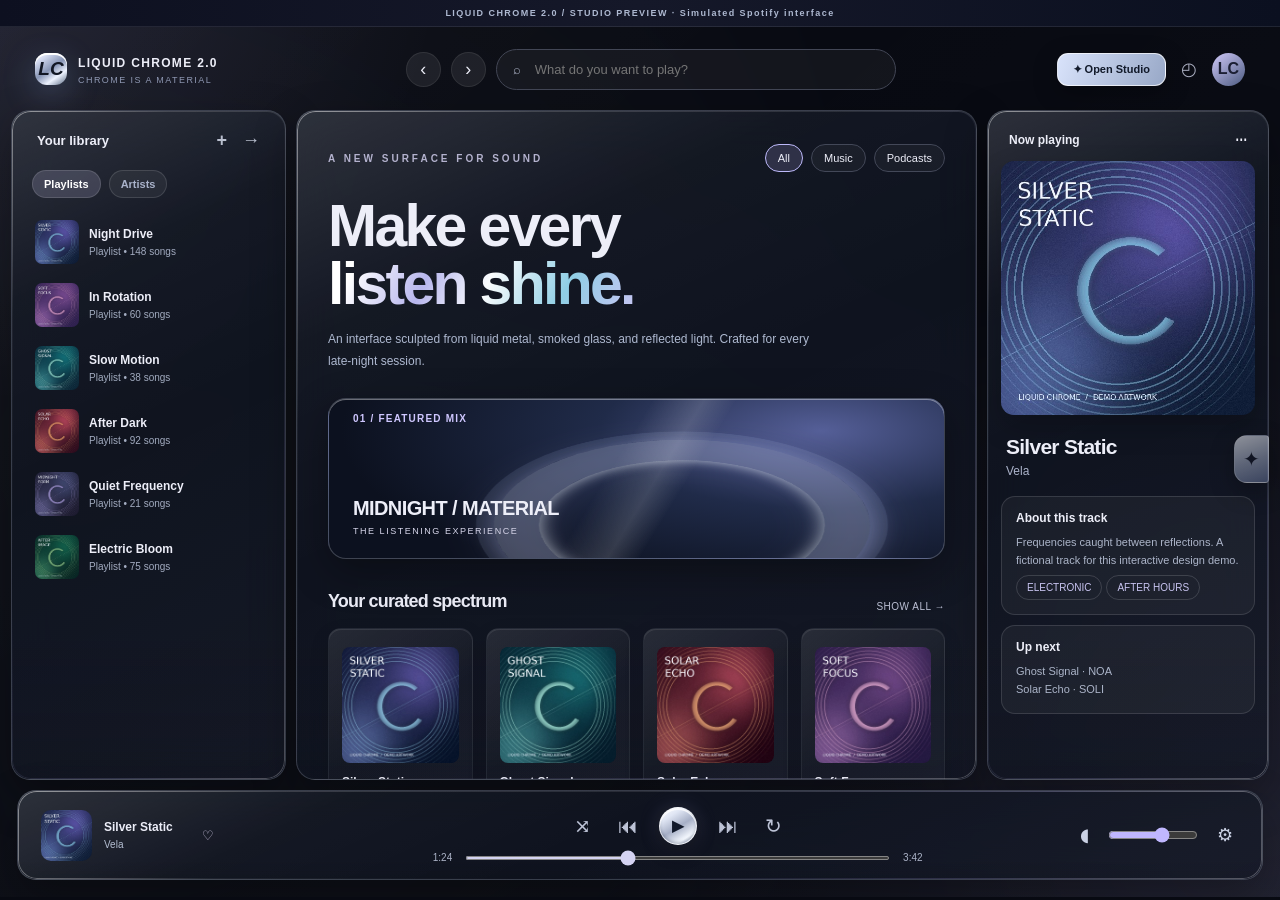
<file: preview/index.html>
<!doctype html>
<html lang="en"><head><meta charset="utf-8"><meta name="viewport" content="width=device-width,initial-scale=1" />
<title>LIQUID CHROME / Interactive preview</title>
<link rel="stylesheet" href="../LiquidChrome/user.css"/>
<style>
:root {--spice-main:#080a12;--spice-button:#bcb5ff;--spice-text:#edeef8;--spice-subtext:#a2a5b8;--spice-card:#1a1e2c;--spice-sidebar:#0e111b;}
*{box-sizing:border-box}html,body{margin:0;min-height:100%;font-family:'Segoe UI Variable Display',Inter,'Segoe UI',Arial,sans-serif;background:#080a12;color:#f5f5ff}
button{font-family:inherit;cursor:pointer;color:inherit;border:0;background:none}button:focus-visible,input:focus-visible{outline:2px solid #bcb5ff;outline-offset:3px}a{color:inherit;text-decoration:none}
.preview-notice{background:#111423;text-align:center;color:#cad0e8;padding:6px;font-size:11px;letter-spacing:.04em;border-bottom:1px solid #35374a}
.Root__top-container{display:grid;grid-template-columns:275px minmax(0,1fr) 282px;grid-template-rows:60px minmax(0,1fr) 91px;column-gap:9px;row-gap:9px;padding:9px;min-height:calc(100vh - 30px);height:calc(100vh - 30px);overflow:hidden}
.Root__globalNav{grid-column:1/4;grid-row:1;display:flex;align-items:center;justify-content:space-between;padding:0 20px;gap:20px;min-height:0}
.mark{display:flex;align-items:center;gap:11px;white-space:nowrap;min-width:210px}.mark-icon{height:32px;width:32px;border-radius:11px;display:grid;place-items:center;background:linear-gradient(135deg,#fff,#c3c8e9 28%,#6f749c 62%,#fff);box-shadow:inset 0 2px rgba(255,255,255,.8),0 0 22px rgba(180,172,255,.24);color:#121627;font-weight:900;font-size:19px;font-style:italic}.mark b{font-size:12px;letter-spacing:.13em}.mark small{display:block;color:#9099b4;letter-spacing:.19em;font-size:9px;margin-top:4px}
.nav-middle{display:flex;gap:10px;align-items:center;flex:1;max-width:490px}.nav-circle{width:35px;height:35px;flex-shrink:0;border-radius:50%;background:rgba(255,255,255,.075);border:1px solid rgba(255,255,255,.08);font-size:18px}.search-shell{width:100%;display:flex;align-items:center;background:rgba(182,191,216,.08);border:1px solid #424655;border-radius:999px;padding:9px 15px;font-size:13px;color:#aeb5c9;gap:12px}.search-shell input{border:0;outline:none;color:#dfe3f5;background:transparent;width:100%;font-family:inherit;font-size:13px}.nav-actions{display:flex;align-items:center;gap:15px}.nav-actions .avatar{background:linear-gradient(140deg,#d0c9f9,#4d5c81);width:33px;height:33px;border-radius:50%;color:#1b1f33;font-weight:850;display:grid;place-items:center}
.Root__nav-bar{grid-column:1;grid-row:2;min-height:0;display:flex;flex-direction:column;padding:19px 12px 14px}.panel-heading{display:flex;justify-content:space-between;padding:0 13px 19px;align-items:center;font-size:13px;font-weight:800}.panel-heading .dots{font-size:18px;color:#bac0cf}.side-filter{padding:0 8px 14px;display:flex;gap:8px}.side-filter button{font-size:11px;font-weight:650;color:#a9b2ca;border:1px solid rgba(255,255,255,.13);border-radius:99px;padding:7px 11px;background:rgba(255,255,255,.055)}.side-filter button.active{background:rgba(192,191,228,.2);color:#fff}.library{overflow:auto;display:flex;flex-direction:column;gap:3px;padding:0 3px;min-height:0}.library-row{display:flex;align-items:center;gap:10px;padding:8px;border-radius:12px;text-align:left;width:100%}.library-row img{width:44px;height:44px;object-fit:cover;border-radius:7px}.library-row strong{font-size:12px;display:block;white-space:nowrap;overflow:hidden;text-overflow:ellipsis}.library-row small{font-size:10px;color:#a3acc0;display:block;margin-top:5px}.library-row span{overflow:hidden}
.Root__main-view{grid-column:2;grid-row:2;min-height:0;overflow:auto;padding:24px 28px 35px}.eyebrow{font-size:10px;letter-spacing:.3em;font-weight:800;color:#b4b2ce}.hero-top{display:flex;justify-content:space-between;align-items:center}.hero-pills{display:flex;gap:8px}.hero-pills button{font-size:11px;border:1px solid #434858;border-radius:100px;padding:7px 12px;background:rgba(255,255,255,.04)}.hero-pills button.active{border-color:#bdb9f9;background:rgba(188,181,255,.17)}.hero-title{font-size:clamp(38px,4vw,66px);margin:22px 0 6px;letter-spacing:-.075em;line-height:.95;font-weight:810}.hero-sub{color:#b6b6c9;font-size:13px;line-height:1.7;max-width:480px;margin:13px 0 25px}.hero-feature{position:relative;height:150px;border-radius:18px;display:flex;align-items:end;overflow:hidden;background:radial-gradient(ellipse at 86% 40%,#867abf 0,#2a2d53 24%,#121b31 58%,#101425);border:1px solid rgba(222,230,255,.17);box-shadow:inset 0 1px rgba(255,255,255,.2),0 14px 36px rgba(0,0,0,.2)}.hero-feature:before{content:'';position:absolute;right:10%;top:-67px;width:270px;height:270px;border-radius:50%;border:32px solid rgba(221,230,255,.11);box-shadow:0 0 0 22px rgba(195,183,254,.08),inset 0 0 34px rgba(255,255,255,.17);transform:rotateX(64deg) rotate(25deg);filter:drop-shadow(2px 3px 20px #c5b6ff55)}.hero-feature:after{content:'';position:absolute;right:0;top:0;width:55%;height:100%;background:linear-gradient(110deg,transparent,rgba(251,254,255,.12) 30%,transparent 48%);transform:skew(-23deg)}.hero-feature>div{position:relative;z-index:1;padding:20px 24px}.hero-feature b{display:block;font-size:19px;letter-spacing:-.03em}.hero-feature small{font-size:10px;color:#d6d5e9;letter-spacing:.13em}.mini-tag{position:absolute;top:14px;left:24px;font-size:10px;font-weight:800;color:#cfc7ff;letter-spacing:.12em}
.section-title{display:flex;justify-content:space-between;align-items:end;margin:28px 0 16px}.section-title strong{font-size:18px;letter-spacing:-.045em}.section-title span{font-size:10px;color:#bec3d7;letter-spacing:.05em}
.card-grid{display:grid;grid-template-columns:repeat(4,minmax(0,1fr));gap:13px}.main-card-card{display:block;text-align:left;padding:11px;min-width:0;cursor:pointer}.main-card-card img{display:block;width:100%;aspect-ratio:1;object-fit:cover;min-width:0}.main-card-card strong{display:block;font-size:12px;margin-top:12px;white-space:nowrap;overflow:hidden;text-overflow:ellipsis}.main-card-card span{display:block;font-size:10px;color:#a0a9c2;margin-top:5px;white-space:nowrap;overflow:hidden;text-overflow:ellipsis}.track-heading{display:flex;justify-content:space-between;align-items:center;font-size:18px;margin-top:27px;margin-bottom:14px;font-weight:760;letter-spacing:-.04em}.track-heading small{color:#aaadca;font-size:10px;font-weight:500;letter-spacing:0}.track-list{width:100%;display:flex;flex-direction:column;gap:2px}.song-row{display:grid;grid-template-columns:22px minmax(0,1.5fr) minmax(80px,1fr) 44px;align-items:center;gap:14px;padding:8px 11px;text-align:left;width:100%;font-size:11px}.song-row img{width:38px;height:38px;border-radius:5px;object-fit:cover}.song-row .song-meta{display:flex;align-items:center;gap:10px;min-width:0}.song-row .song-meta>span{overflow:hidden}.song-row strong{display:block;white-space:nowrap;overflow:hidden;text-overflow:ellipsis;font-size:12px}.song-row small{display:block;color:#a3aac0;font-size:10px;margin-top:4px}.song-row .album{color:#a8adc0;white-space:nowrap;overflow:hidden;text-overflow:ellipsis}.song-row .duration{color:#a3adc6;text-align:right}.song-row.playing strong{color:#c6baff}
.Root__right-sidebar{grid-column:3;grid-row:2;min-height:0;overflow-y:auto;padding:17px 13px}.right-head{display:flex;justify-content:space-between;align-items:center;font-size:12px;font-weight:750;padding:5px 8px 14px}.right-art{width:100%;border-radius:13px;aspect-ratio:1/1;object-fit:cover}.now-title{font-size:20px;margin:16px 5px 5px;font-weight:760;letter-spacing:-.035em}.now-artist{color:#acb4cb;font-size:12px;margin:0 5px 18px}.right-card{border:1px solid rgba(255,255,255,.12);border-radius:14px;background:rgba(255,255,255,.05);padding:14px;margin-bottom:10px}.right-card .heading{font-size:12px;font-weight:780;margin-bottom:8px}.right-card p{font-size:11px;line-height:1.65;color:#acb5c9;margin:0}.right-card .tag{display:inline-block;font-size:10px;border:1px solid rgba(255,255,255,.15);padding:6px 10px;border-radius:99px;margin:6px 4px 0 0;color:#c9c5f1}
.Root__now-playing-bar{grid-column:1/4;grid-row:3;display:grid;grid-template-columns:minmax(160px,1fr) minmax(250px,1.4fr) minmax(150px,1fr);gap:15px;align-items:center;padding:13px 23px;min-width:0}.play-info{display:flex;align-items:center;gap:12px;min-width:0}.play-info img{width:51px;height:51px;object-fit:cover;border-radius:10px}.play-info strong{display:block;font-size:12px;white-space:nowrap;text-overflow:ellipsis;overflow:hidden}.play-info small{color:#b6c0d4;font-size:10px;margin-top:5px;display:block}.play-center{min-width:0}.controls{display:flex;justify-content:center;align-items:center;gap:15px}.controls button{font-size:20px;color:#bdc3d6}.controls button:hover{color:#fff}.controls .play{width:38px;height:38px;border-radius:50%;background:linear-gradient(135deg,#f8faff,#aeb7d0,#fff);display:grid;place-items:center;color:#202638;font-size:15px;font-weight:850}.progress{margin-top:7px;display:flex;align-items:center;gap:11px;font-size:10px;color:#acb3c7}.progress input{flex:1;accent-color:#d4d3f2;cursor:pointer;min-width:0;height:4px}.volume{display:flex;align-items:center;justify-content:flex-end;gap:11px;color:#cad1e4}.volume input{width:90px;accent-color:#c0b7ff}.volume button{font-size:18px}.demo-float{position:fixed;bottom:111px;left:50%;transform:translateX(-50%);z-index:8;background:rgba(18,21,35,.86);border:1px solid rgba(255,255,255,.15);backdrop-filter:blur(20px);color:#e9e6ff;box-shadow:0 12px 40px #0008;border-radius:99px;padding:11px 17px;font-size:11px;white-space:nowrap}.demo-float button{color:#f9f7ff;border-bottom:1px solid #bcb5ff;margin-left:5px}
@media(max-width:1180px){.Root__top-container{grid-template-columns:220px minmax(0,1fr) 235px}.card-grid{grid-template-columns:repeat(3,1fr)}.card-grid .main-card-card:last-child{display:none}.Root__main-view{padding:20px}}
@media(max-width:880px){.Root__top-container{grid-template-columns:185px minmax(0,1fr)}.Root__right-sidebar{display:none}.Root__globalNav,.Root__now-playing-bar{grid-column:1/3}.mark{min-width:165px}.card-grid{grid-template-columns:repeat(3,1fr)}}
@media(max-width:620px){.Root__top-container{grid-template-columns:1fr;grid-template-rows:52px minmax(0,1fr) 90px}.Root__globalNav,.Root__now-playing-bar,.Root__main-view{grid-column:1}.Root__main-view{grid-row:2}.Root__nav-bar,.nav-actions{display:none}.Root__globalNav{padding:0 8px}.mark{min-width:110px}.mark b{font-size:10px}.nav-middle{min-width:0}.nav-circle{display:none}.Root__now-playing-bar{grid-row:3;grid-template-columns:1fr 1fr;padding:8px 11px}.play-info img{width:40px;height:40px}.play-center{min-width:0}.volume{display:none}.card-grid{grid-template-columns:repeat(2,1fr)}.card-grid .main-card-card:last-child{display:block}.hero-title{font-size:41px}.hero-feature{height:110px}.song-row{grid-template-columns:14px minmax(0,1fr) 36px}.song-row .album{display:none}.demo-float{bottom:100px;font-size:10px}}

/* Editorial material study: demo-only geometry */
.preview-notice{background:linear-gradient(90deg,#0d1020,#151829,#0b1020);border-color:#ffffff16;color:#aeb9d1;letter-spacing:.16em;padding:8px;font-size:9px;font-weight:700;}
.Root__top-container{padding:11px;gap:10px;grid-template-rows:62px minmax(0,1fr) 96px;}
.Root__globalNav{padding:0 24px;}
.mark-icon{border-radius:12px;background:linear-gradient(145deg,#ffffff,#d2d9ef 20%,#8795b5 49%,#eef3ff 72%,#55657e);box-shadow:inset 0 2px #fff,0 10px 33px #9dbeff40;color:#121724;}
.mark b{font-size:12px;letter-spacing:.11em}.mark small{font-size:9px;letter-spacing:.16em}
.search-shell{padding:11px 16px;background:#ffffff0b;}
.Root__main-view{padding:33px 31px 38px;}
.hero-title{font-size:clamp(42px,4.6vw,74px);margin:25px 0 12px;line-height:.99;letter-spacing:-.077em;font-weight:800;}
.lc-hero-shine{background:linear-gradient(115deg,#ffffff 10%,#b7b6ed 33%,#fafcfd 52%,#8fcee5 76%,#c7c4f2 100%);-webkit-background-clip:text;background-clip:text;color:transparent;}
.hero-sub{max-width:500px;margin-top:14px;margin-bottom:25px;color:#aeb9d0;font-size:12px;line-height:1.9;}
.hero-feature{height:161px;isolation:isolate;background:radial-gradient(ellipse 78% 106% at 80% 20%,#555f98 0%,#202b49 46%,#0c111f 100%);box-shadow:inset 0 1px #ffffff62,0 13px 40px #0005;border-color:#f0f6ff38;}
.hero-feature:before{right:12%;top:-62px;width:286px;height:286px;border-radius:50%;border:45px solid #bdc6e445;box-shadow:0 0 0 18px #c1d5ff19,inset 0 0 21px #eef7ffa8,0 9px 28px #a7afe366;transform:rotateX(63deg) rotate(-28deg);}
.hero-feature:after{width:100%;background:linear-gradient(105deg,transparent 45%,#ffffff25 53%,transparent 58%);transform:skewX(-19deg);}
.hero-feature b{font-size:20px;letter-spacing:-.03em}.hero-feature small{font-size:9px;letter-spacing:.17em}
.section-title{margin-top:32px}.section-title strong{font-size:18px}
.main-card-card{min-height:196px}.main-card-card img{filter:saturate(.8) contrast(1.1);}
.main-card-card strong{font-size:12px}
.now-title{font-size:21px}.right-card{background:#ffffff0b;border-color:#ffffff20}
.Root__now-playing-bar{grid-template-columns:minmax(180px,1fr) minmax(260px,1.3fr) minmax(150px,.8fr);}
#open-settings{background:linear-gradient(110deg,#d9e3fb,#98a8c7)!important;border:1px solid #ffffffb1!important;color:#121a2a!important;border-radius:11px!important;font-weight:780!important;box-shadow:0 7px 25px #0004}
@media(max-width:1150px){.hero-title{font-size:clamp(42px,5.1vw,62px);}.Root__main-view{padding:24px}.main-card-card{min-height:0}}
@media(max-width:620px){.Root__top-container{grid-template-rows:52px minmax(0,1fr) 90px}.Root__main-view{padding:17px}.hero-title{font-size:40px}}
</style>
</head><body>
<div class="preview-notice">LIQUID CHROME 2.0  /  STUDIO PREVIEW  ·  Simulated Spotify interface</div>
<div class="Root__top-container">
<header class="Root__globalNav"><div class="mark"><div class="mark-icon">LC</div><div><b>LIQUID CHROME 2.0</b><small>CHROME IS A MATERIAL</small></div></div>
<div class="nav-middle"><button class="nav-circle" aria-label="Back">‹</button><button class="nav-circle" aria-label="Forward">›</button><div class="search-shell"><span>⌕</span><input placeholder="What do you want to play?" aria-label="Search"/></div></div>
<div class="nav-actions"><button id="open-settings" style="border:1px solid #696e84;border-radius:999px;padding:9px 15px;font-size:11px;background:#1c2133">✦ Open Studio</button><span style="color:#aaaec0;font-size:18px">◴</span><div class="avatar">LC</div></div></header>
<aside class="Root__nav-bar"><div class="panel-heading">Your library <span class="dots">+ &nbsp; →</span></div><div class="side-filter"><button class="active">Playlists</button><button>Artists</button></div>
<div class="library" id="library">
<button class="library-row"><img src="../assets/chrome-souls.jpg"/><span><strong>Night Drive</strong><small>Playlist • 148 songs</small></span></button>
<button class="library-row"><img src="../assets/opal.jpg"/><span><strong>In Rotation</strong><small>Playlist • 60 songs</small></span></button>
<button class="library-row"><img src="../assets/aurora.jpg"/><span><strong>Slow Motion</strong><small>Playlist • 38 songs</small></span></button>
<button class="library-row"><img src="../assets/molten.jpg"/><span><strong>After Dark</strong><small>Playlist • 92 songs</small></span></button>
<button class="library-row"><img src="../assets/noir.jpg"/><span><strong>Quiet Frequency</strong><small>Playlist • 21 songs</small></span></button>
<button class="library-row"><img src="../assets/green.jpg"/><span><strong>Electric Bloom</strong><small>Playlist • 75 songs</small></span></button>
</div></aside>
<main class="Root__main-view" id="content">
  <div class="hero-top"><span class="eyebrow">A NEW SURFACE FOR SOUND</span><div class="hero-pills"><button class="active">All</button><button>Music</button><button>Podcasts</button></div></div>
  <h1 class="hero-title">Make every<br/><span class="lc-hero-shine">listen shine.</span></h1>
  <p class="hero-sub">An interface sculpted from liquid metal, smoked glass, and reflected light. Crafted for every late-night session.</p>
  <div class="hero-feature"><span class="mini-tag">01 / FEATURED MIX</span><div><b>MIDNIGHT / MATERIAL</b><small>THE LISTENING EXPERIENCE</small></div></div>
  <div class="section-title"><strong>Your curated spectrum</strong><span>SHOW ALL →</span></div>
  <div class="card-grid">
    <button class="main-card-card" data-song="0"><img src="../assets/chrome-souls.jpg"/><strong>Silver Static</strong><span>Vela · Electronic</span></button>
    <button class="main-card-card" data-song="1"><img src="../assets/aurora.jpg"/><strong>Ghost Signal</strong><span>NOA · Ambient</span></button>
    <button class="main-card-card" data-song="2"><img src="../assets/molten.jpg"/><strong>Solar Echo</strong><span>SOLI · Alternative</span></button>
    <button class="main-card-card" data-song="3"><img src="../assets/opal.jpg"/><strong>Soft Focus</strong><span>LYRA · Dream Pop</span></button>
  </div>
  <div class="track-heading">Currently in rotation <small>RECENTLY PLAYED</small></div>
  <div class="track-list">
    <button class="song-row playing" data-testid="tracklist-row" data-song="0"><span>♫</span><span class="song-meta"><img src="../assets/chrome-souls.jpg"/><span><strong>Silver Static</strong><small>Vela</small></span></span><span class="album">Chrome Frequency</span><span class="duration">3:42</span></button>
    <button class="song-row" data-testid="tracklist-row" data-song="1"><span>2</span><span class="song-meta"><img src="../assets/aurora.jpg"/><span><strong>Ghost Signal</strong><small>NOA</small></span></span><span class="album">Atmosphere</span><span class="duration">4:18</span></button>
    <button class="song-row" data-testid="tracklist-row" data-song="2"><span>3</span><span class="song-meta"><img src="../assets/molten.jpg"/><span><strong>Solar Echo</strong><small>SOLI</small></span></span><span class="album">Radiance</span><span class="duration">3:12</span></button>
  </div>
</main>
<aside class="Root__right-sidebar"><div class="right-head"><span>Now playing</span><span>⋯</span></div><img class="right-art" id="right-art" src="../assets/chrome-souls.jpg"/><div class="now-title" id="right-title">Silver Static</div><div class="now-artist" id="right-artist">Vela</div>
<div class="right-card"><div class="heading">About this track</div><p>Frequencies caught between reflections. A fictional track for this interactive design demo.</p><div class="tag">ELECTRONIC</div><div class="tag">AFTER HOURS</div></div><div class="right-card"><div class="heading">Up next</div><p>Ghost Signal · NOA<br/>Solar Echo · SOLI</p></div></aside>
<footer class="Root__now-playing-bar">
<div class="play-info"><img id="footer-art" src="../assets/chrome-souls.jpg"/><div><strong id="footer-title">Silver Static</strong><small id="footer-artist">Vela</small></div><button id="heart" aria-label="Save song" style="margin-left:11px;color:#d1c9e7">♡</button></div>
<div class="play-center"><div class="controls"><button aria-label="Shuffle">⤨</button><button id="previous" aria-label="Previous">⏮</button><button data-testid="control-button-playpause" class="play" id="play" aria-label="Play or pause">▶</button><button id="next" aria-label="Next">⏭</button><button aria-label="Repeat">↻</button></div><div class="progress"><span id="elapsed">1:24</span><input id="seek" aria-label="Seek" type="range" min="0" max="222" value="84"/><span id="duration">3:42</span></div></div>
<div class="volume"><button aria-label="Volume">◖</button><input id="vol" aria-label="Volume" type="range" min="0" max="100" value="62"/><button id="settings-2" title="Customize Liquid Chrome">⚙</button></div>
</footer></div>
<script>
const songs=[['Silver Static','Vela','chrome-souls.jpg',222,'#bcb5ff'],['Ghost Signal','NOA','aurora.jpg',258,'#81ead9'],['Solar Echo','SOLI','molten.jpg',192,'#ffad89'],['Soft Focus','LYRA','opal.jpg',216,'#f0a3d7']];
let idx=0,playing=false,progress=84;
const $=id=>document.getElementById(id);
const toTime=x=>Math.floor(x/60)+':'+String(Math.floor(x%60)).padStart(2,'0');
function update(){const [title,artist,img,duration,color]=songs[idx]; if(window.Spicetify?.Player){window.Spicetify.Player.data.item.uri='spotify:track:demo'+idx;window.__mockSongChange?.();}for(const prefix of ['footer','right']){$(prefix+'-title').textContent=title;$(prefix+'-artist').textContent=artist;$(prefix+'-art').src='../assets/'+img;}$('seek').max=duration;$('duration').textContent=toTime(duration);$('elapsed').textContent=toTime(progress);$('seek').value=progress;$('play').textContent=playing?'Ⅱ':'▶';document.querySelectorAll('.song-row').forEach(el=>el.classList.toggle('playing',Number(el.dataset.song)===idx));}
$('play').onclick=()=>{playing=!playing;update()};$('previous').onclick=()=>{idx=(idx+3)%4;progress=0;update()};$('next').onclick=()=>{idx=(idx+1)%4;progress=0;update()};$('seek').oninput=e=>{progress=+e.target.value;update()};$('heart').onclick=e=>{e.target.textContent=e.target.textContent==='♡'?'♥':'♡'};
document.querySelectorAll('[data-song]').forEach(el=>el.onclick=()=>{idx=+el.dataset.song;progress=0;playing=true;update()});
setInterval(()=>{if(playing){progress=Math.min(songs[idx][3],progress+1);if(progress===songs[idx][3]){idx=(idx+1)%4;progress=0;}update();}},1000);
window.Spicetify={Player:{data:{item:{uri:'spotify:track:demo1'}},addEventListener:(type,callback)=>{window.__mockSongChange=callback;}},Menu:{Item:class{constructor(n,s,f){this.f=f;}register(){window.__mockMenu=this.f;}}},colorExtractor:async()=>({VIBRANT:songs[idx][4],PROMINENT:songs[idx][4]})};
</script>
<script src="../LiquidChrome/theme.js"></script>
<script>document.getElementById('open-settings').onclick=()=>window.LiquidChrome.openSettings();document.getElementById('settings-2').onclick=()=>window.LiquidChrome.openSettings();</script>
</body></html>
</file>
<file: LiquidChrome/user.css>
/* LIQUID CHROME 2.0 | Spicetify Theme | MIT
   All appearance controls use --lc-* variables. No remote resources.
   Variables are written on documentElement by theme.js or LiquidChrome-Controls.js.
   Layout-preserving selectors: no modification of Spotify playback logic. */
:root {
  color-scheme:dark;
  --lc-theme-ready:1;
  --lc-accent:var(--spice-button,#bcb5ff); --lc-accent-rgb:188,181,255; --lc-accent-ink:#090d16;
  --lc-glass:.82; --lc-blur:23px; --lc-radius:19px; --lc-glow:.48; --lc-shine:.67;
  --lc-spacing:1; --lc-sat:1.16;
  --lc-fg:var(--spice-text,#f2f4ff);
  --lc-muted:var(--spice-subtext,#a8b1c9);
  --lc-base:var(--spice-main,#090c14);
  --lc-surface:rgba(17,21,33,var(--lc-glass));
  --lc-hairline:rgba(222,232,255,calc(.08 + var(--lc-shine) * .17));
  --lc-ease:cubic-bezier(.2,.78,.2,1);
  --lc-shadow:0 17px 45px rgba(0,0,0,.32),inset 0 1px rgba(255,255,255,calc(var(--lc-shine)*.16));
  --lc-radius-inner:max(7px,calc(var(--lc-radius) - 6px));
  --lc-font:Inter,'Segoe UI Variable','SF Pro Display','Segoe UI',Arial,sans-serif;
}
/* Finishes are designed as materials, not merely label changes. */
:root[data-lc-finish="mirror"] {--lc-shine:.98;--lc-sat:1.3;--lc-shadow:0 24px 65px rgba(0,0,0,.5),inset 0 2px rgba(255,255,255,.27),inset 0 -2px rgba(20,28,49,.6);}
:root[data-lc-finish="satin"] {--lc-shine:.17;--lc-sat:.94;--lc-shadow:0 10px 25px rgba(0,0,0,.21),inset 0 1px rgba(255,255,255,.055);}
:root[data-lc-finish="obsidian"] {--lc-shine:.48;--lc-sat:.85;--lc-shadow:0 19px 53px rgba(0,0,0,.54),inset 0 1px rgba(255,255,255,.12);}
:root[data-lc-motion="off"] *, :root[data-lc-motion="off"] *::before,:root[data-lc-motion="off"] *::after {animation-duration:.001ms !important;transition-duration:.001ms !important;}
body,#main,.Root,.Root__top-container {color:var(--lc-fg);background-color:var(--lc-base) !important;}
.Root__top-container {isolation:isolate;position:relative;
  background-image:radial-gradient(ellipse 58% 75% at -7% -10%,rgba(var(--lc-accent-rgb),calc(var(--lc-glow)*.29)),transparent 72%),
    radial-gradient(ellipse 62% 68% at 96% 105%,rgba(var(--lc-accent-rgb),calc(var(--lc-glow)*.21)),transparent 80%),
    linear-gradient(138deg,rgba(255,255,255,.021),transparent 35%,rgba(255,255,255,.024)) !important;
}
.Root__top-container::before {content:"";position:absolute;inset:-14% -8%;z-index:0;pointer-events:none;
  background:conic-gradient(from 44deg at 68% 48%,transparent 0deg,rgba(var(--lc-accent-rgb),calc(var(--lc-glow)*.13)) 66deg,transparent 140deg,rgba(238,247,255,.042) 225deg,transparent 315deg);
  filter:blur(70px);opacity:.85;animation:lc-aurora 27s ease-in-out infinite alternate;}
@keyframes lc-aurora {0%{transform:translate3d(-2%,0,0) rotate(-3deg)}100%{transform:translate3d(2%,2%,0) rotate(5deg)}}
.Root__globalNav,.Root__nav-bar,.Root__main-view,.Root__right-sidebar,.Root__now-playing-bar {position:relative;z-index:1;min-width:0;}
.Root__globalNav {background:transparent!important;box-shadow:none!important;}
/* Opaque app wrappers would otherwise hide the composited glass. */
.Root__main-view .main-view-container,.Root__main-view .main-view-container__scroll-node,
.Root__main-view .main-home-homeHeader,.Root__main-view .main-actionBarBackground-background,
.Root__main-view .main-entityHeader-backgroundColor,.Root__main-view [data-testid="overscroll-background"],
.Root__nav-bar .main-yourLibraryX-libraryContainer,
.Root__right-sidebar .main-nowPlayingView-nowPlayingView,
.Root__right-sidebar .main-nowPlayingView-nowPlayingWidget,
.Root__now-playing-bar .main-nowPlayingBar-nowPlayingBar {background:transparent!important;}
/* Material panels: fogged glass, metallic upper edge, soft basal shadow. */
.Root__nav-bar,.Root__main-view,.Root__right-sidebar,.Root__now-playing-bar {position:relative;
  border-radius:var(--lc-radius)!important;border:1px solid var(--lc-hairline)!important;
  background:linear-gradient(155deg,rgba(255,255,255,calc(var(--lc-shine)*.19)),rgba(255,255,255,.018) 24%,transparent 48%,rgba(var(--lc-accent-rgb),calc(var(--lc-glow)*.065)) 100%),
    linear-gradient(0deg,rgba(6,9,16,.16),transparent 22%),var(--lc-surface)!important;
  backdrop-filter:blur(var(--lc-blur)) saturate(var(--lc-sat))!important;
  -webkit-backdrop-filter:blur(var(--lc-blur)) saturate(var(--lc-sat))!important;
  box-shadow:var(--lc-shadow)!important;
  transition:background-color .28s ease,border-radius .26s ease,backdrop-filter .25s ease,box-shadow .3s ease;
}
.Root__nav-bar::after,.Root__main-view::after,.Root__right-sidebar::after,.Root__now-playing-bar::after {
  content:"";position:absolute;inset:0;border-radius:inherit;padding:1px;pointer-events:none;z-index:4;
  background:linear-gradient(127deg,rgba(255,255,255,calc(var(--lc-shine)*.7)),rgba(255,255,255,.06) 20%,transparent 47%,rgba(var(--lc-accent-rgb),calc(var(--lc-shine)*.28)) 78%,rgba(255,255,255,calc(var(--lc-shine)*.42)));
  -webkit-mask:linear-gradient(#000 0 0) content-box,linear-gradient(#000 0 0);
  -webkit-mask-composite:xor;mask-composite:exclude;
}
.Root__main-view,.Root__right-sidebar,.Root__nav-bar {overflow:hidden;}
.Root__now-playing-bar {overflow:visible;margin:0 6px 6px!important;}
.Root__top-container,.Root__top-container button,.Root__top-container input,.Root__top-container textarea {font-family:var(--lc-font);}
.Root__main-view h1,.Root__main-view h2,.Root__main-view h3 {letter-spacing:-.045em;}
.Root__main-view h1 {font-weight:780;}
.Root__main-view h2 {font-weight:740;}
.Root__top-container a:hover {color:var(--lc-fg);}
/* Search and global controls */
.Root__globalNav [data-testid="search-input"],.Root__globalNav input[type="search"],
.Root__globalNav [role="searchbox"],.Root__globalNav .main-globalNav-searchInputContainer,
.Root__globalNav [role="search"] > div {border-radius:999px!important;
  background:rgba(191,205,243,.075)!important;border:1px solid rgba(234,243,255,calc(.08 + var(--lc-shine)*.15))!important;
  box-shadow:inset 0 1px rgba(255,255,255,.085),0 10px 25px rgba(0,0,0,.13)!important;
}
.Root__globalNav button {transition:background .25s ease,transform .25s var(--lc-ease);}
.Root__globalNav button:hover {transform:translateY(-1px);}
/* Sidebar navigation */
.Root__nav-bar [role="listitem"],.Root__nav-bar [data-testid="rootlist-item"],
.Root__nav-bar .main-yourLibraryX-listRow,.Root__nav-bar .main-yourLibraryX-libraryItem {
  border-radius:var(--lc-radius-inner);transition:background .24s,transform .26s var(--lc-ease),box-shadow .24s;
}
.Root__nav-bar [role="listitem"]:hover,.Root__nav-bar [data-testid="rootlist-item"]:hover,
.Root__nav-bar .main-yourLibraryX-listRow:hover,.Root__nav-bar .main-yourLibraryX-libraryItem:hover {
  background:linear-gradient(105deg,rgba(var(--lc-accent-rgb),calc(var(--lc-glow)*.33)),rgba(255,255,255,.06))!important;
  box-shadow:inset 2px 0 rgba(var(--lc-accent-rgb),.54);
}
.Root__nav-bar [aria-current="page"],.Root__nav-bar [aria-selected="true"] {background:rgba(var(--lc-accent-rgb),.16)!important;}
.Root__nav-bar img {border-radius:calc(var(--lc-radius-inner) - 3px);}
/* Cards and artist tiles */
.Root__main-view .main-card-card,.Root__main-view [data-testid="card-click-handler"],
.Root__main-view .main-card-cardContainer {border-radius:var(--lc-radius-inner)!important;transition:transform .32s var(--lc-ease),background .23s,box-shadow .3s;}
.Root__main-view .main-card-card {padding:calc(13px * var(--lc-spacing));
  background:linear-gradient(145deg,rgba(255,255,255,calc(var(--lc-shine)*.14)),rgba(255,255,255,.025) 50%,rgba(var(--lc-accent-rgb),calc(var(--lc-glow)*.10)))!important;
  border:1px solid rgba(239,246,255,calc(var(--lc-shine)*.09));box-shadow:inset 0 1px rgba(255,255,255,.09),0 8px 20px rgba(0,0,0,.12)!important;
}
.Root__main-view .main-card-card:hover {transform:translateY(-3px);
  background:linear-gradient(145deg,rgba(var(--lc-accent-rgb),calc(var(--lc-glow)*.43)),rgba(255,255,255,.065) 50%,rgba(255,255,255,.018))!important;
  box-shadow:0 16px 46px rgba(0,0,0,.28),inset 0 1px rgba(255,255,255,.19),0 0 0 1px rgba(var(--lc-accent-rgb),.22)!important;
}
.Root__main-view .main-card-card img,.Root__main-view .main-cardImage-imageWrapper img {border-radius:calc(var(--lc-radius-inner) - 5px)!important;}
/* Tracks and playlist row hover */
.Root__main-view [data-testid="tracklist-row"],.Root__main-view .main-trackList-trackListRow {border-radius:9px;transition:background .22s,box-shadow .22s;}
.Root__main-view [data-testid="tracklist-row"]:hover,.Root__main-view .main-trackList-trackListRow:hover {
  background:linear-gradient(90deg,rgba(var(--lc-accent-rgb),calc(var(--lc-glow)*.27)),rgba(255,255,255,.045))!important;box-shadow:inset 2px 0 rgba(var(--lc-accent-rgb),.54);
}
.Root__main-view [aria-selected="true"][data-testid="tracklist-row"] {background:rgba(var(--lc-accent-rgb),.18)!important;}
.Root__main-view .main-trackList-trackListHeaderStuck,.Root__main-view .main-topBar-background {
  background:rgba(11,15,24,var(--lc-glass))!important;backdrop-filter:blur(var(--lc-blur))!important;border-bottom:1px solid var(--lc-hairline);
}
/* Player: luminous alloy central control, native seeking remains interactive. */
.Root__now-playing-bar .main-nowPlayingBar-nowPlayingBar {border:0!important;}
.Root__now-playing-bar button[data-testid="control-button-playpause"],.Root__main-view button[data-testid="play-button"],
.Root__main-view .main-playButton-PlayButton {background:linear-gradient(148deg,#ffffff 0%,#e0e6f4 25%,#a6afc6 52%,#f5f9ff 79%,#9eaac4 100%)!important;
  border:1px solid rgba(255,255,255,.62)!important;color:#11192a!important;
  box-shadow:inset 0 2px rgba(255,255,255,.78),inset 0 -2px 3px rgba(16,28,49,.24),0 7px 17px rgba(0,0,0,.36),0 0 calc(12px + 20px * var(--lc-glow)) rgba(var(--lc-accent-rgb),calc(var(--lc-glow)*.35))!important;
  transition:transform .2s var(--lc-ease),box-shadow .23s;
}
.Root__now-playing-bar button[data-testid="control-button-playpause"] svg,.Root__main-view button[data-testid="play-button"] svg {fill:currentColor!important;color:#11192a!important;}
.Root__now-playing-bar button[data-testid="control-button-playpause"]:hover,.Root__main-view button[data-testid="play-button"]:hover {transform:scale(1.06);}
.Root__now-playing-bar .main-trackInfo-container img,.Root__now-playing-bar [data-testid="cover-art-image"] {border-radius:calc(var(--lc-radius-inner) - 3px)!important;box-shadow:0 8px 20px rgba(0,0,0,.3);}
.Root__now-playing-bar [data-testid="playback-position"],.Root__now-playing-bar [data-testid="playback-duration"] {font-variant-numeric:tabular-nums;}
.Root__now-playing-bar .progress-bar__bg,.Root__now-playing-bar .volume-bar__bg,
.Root__now-playing-bar .progress-bar__slider,.Root__now-playing-bar .volume-bar__slider {border-radius:99px;background:rgba(199,214,240,.17)!important;}
.Root__now-playing-bar .progress-bar__fg,.Root__now-playing-bar .volume-bar__fg {border-radius:99px;
  background:linear-gradient(90deg,var(--lc-accent),rgba(240,246,255,.96))!important;
  box-shadow:0 0 calc(5px + 11px * var(--lc-glow)) rgba(var(--lc-accent-rgb),.5);
}
/* Pills, toggles, menu: quiet luxury, not a neon Christmas tree. */
.Root__main-view button[aria-pressed="true"],.Root__nav-bar button[aria-pressed="true"],
.Root__now-playing-bar button[aria-checked="true"],.Root__top-container [role="switch"][aria-checked="true"] {color:var(--lc-accent)!important;}
.Root__main-view .main-chip-chip,.Root__main-view [data-testid="filter-pill"],
.Root__nav-bar .main-yourLibraryX-filterButton {border-radius:999px!important;}
.Root__main-view .main-chip-chip[aria-selected="true"],.Root__main-view button[aria-checked="true"] {
  background:var(--lc-accent)!important;color:var(--lc-accent-ink)!important;
}
.Root__main-view button[aria-checked="true"] * {color:var(--lc-accent-ink)!important;}
.tippy-box,.main-contextMenu-menu,#context-menu,[data-encore-id="popover"],[role="menu"],[role="dialog"]:not(#lc-settings) {
  border-radius:var(--lc-radius-inner)!important;border:1px solid var(--lc-hairline)!important;
  background:linear-gradient(148deg,rgba(255,255,255,calc(var(--lc-shine)*.13)),transparent 46%),rgba(18,21,33,.96)!important;
  box-shadow:0 24px 70px rgba(0,0,0,.48),inset 0 1px rgba(255,255,255,.1)!important;backdrop-filter:blur(var(--lc-blur));
}
[role="menuitem"] {border-radius:9px;}
[role="menuitem"]:hover {background:rgba(var(--lc-accent-rgb),.16)!important;}
.Root__right-sidebar img {border-radius:var(--lc-radius-inner);box-shadow:0 12px 29px rgba(0,0,0,.2);}
.Root__main-view :is(button,a,[role="button"]):focus-visible,.Root__nav-bar :is(button,a):focus-visible,
.Root__now-playing-bar button:focus-visible {outline:2px solid var(--lc-accent)!important;outline-offset:3px;}
.Root__main-view ::-webkit-scrollbar,.Root__nav-bar ::-webkit-scrollbar,.Root__right-sidebar ::-webkit-scrollbar {width:7px;}
.Root__main-view ::-webkit-scrollbar-thumb,.Root__nav-bar ::-webkit-scrollbar-thumb,.Root__right-sidebar ::-webkit-scrollbar-thumb {background:rgba(206,216,239,.22);border-radius:99px;}
/* Compact density is intentionally visible, without rearranging Spotify's columns. */
:root[data-lc-density="compact"] {--lc-spacing:.70;}
:root[data-lc-density="compact"] .Root__main-view .main-card-card {padding:7px!important;}
:root[data-lc-density="compact"] .Root__nav-bar .main-yourLibraryX-listRow {padding-top:4px!important;padding-bottom:4px!important;}
:root[data-lc-finish="obsidian"] .Root__main-view,:root[data-lc-finish="obsidian"] .Root__nav-bar {background:linear-gradient(135deg,rgba(255,255,255,.085),transparent 31%),rgba(4,7,13,var(--lc-glass))!important;}
/* Small-window adaptations don't override user settings. */
@media(max-width:1100px){.Root__now-playing-bar{margin:0 4px 4px!important;}.Root__main-view .main-card-card:hover{transform:translateY(-1px);}}
@media(max-width:750px){.Root__top-container::before{display:none;}.Root__now-playing-bar{margin:0 2px 2px!important;}.Root__nav-bar::after,.Root__main-view::after,.Root__right-sidebar::after{opacity:.65;}}
@media(prefers-reduced-motion:reduce){.Root__top-container::before{animation:none!important;}.Root__main-view .main-card-card,.Root__now-playing-bar button{transition-duration:.001ms!important;transform:none!important;}}

/* LIQUID CHROME / Studio — self-contained control interface. */
#lc-host,#lc-host * {box-sizing:border-box;}
#lc-host {position:fixed;inset:0;z-index:2147483000;pointer-events:none;color:#f0f2ff;font:13px/1.5 var(--lc-font);}
#lc-host.lc-open {pointer-events:auto;}
#lc-host .lc-scrim {position:absolute;inset:0;background:rgba(1,3,10,.64);opacity:0;transition:opacity .28s ease;}
#lc-host.lc-open .lc-scrim {opacity:1;}
#lc-host .lc-panel {position:absolute;right:16px;top:14px;bottom:14px;width:min(440px,calc(100vw - 32px));
  border-radius:25px;border:1px solid rgba(225,235,255,.23);
  background:linear-gradient(147deg,rgba(255,255,255,.15),transparent 27%),linear-gradient(165deg,rgba(24,29,45,.98),rgba(10,14,24,.99) 72%);
  box-shadow:0 22px 85px #000b,inset 0 1px rgba(255,255,255,.15);backdrop-filter:blur(26px);
  transform:translateX(calc(100% + 50px));visibility:hidden;transition:transform .39s cubic-bezier(.16,1,.3,1),visibility .39s;overflow:hidden;display:flex;flex-direction:column;}
#lc-host.lc-open .lc-panel {transform:translateX(0);visibility:visible;}
#lc-host .lc-header {padding:27px 26px 20px;display:flex;align-items:start;justify-content:space-between;border-bottom:1px solid rgba(255,255,255,.09);}
#lc-host .lc-overline {color:#b2bdda;font-size:10px;letter-spacing:.22em;font-weight:800;margin-bottom:9px;}
#lc-host h2 {font-size:27px;font-weight:800;letter-spacing:-.065em;margin:0;line-height:1.1;color:#f3f6ff;}
#lc-host h2 i {font-style:normal;color:#c1bafe;}
#lc-host .lc-close {width:37px;height:37px;border-radius:50%;color:#f8faff;background:#ffffff12;border:1px solid #ffffff26;cursor:pointer;font-size:21px;}
#lc-host .lc-body {padding:21px 26px 25px;flex:1;overflow-y:auto;scrollbar-color:#4a5266 transparent;scrollbar-width:thin;display:flex;flex-direction:column;gap:22px;}
#lc-host .lc-live {display:flex;align-items:center;justify-content:space-between;gap:12px;border:1px solid #ffffff23;border-radius:15px;padding:12px 14px;
  background:linear-gradient(110deg,rgba(var(--lc-accent-rgb),.11),#ffffff08);}
#lc-host .lc-live strong {font-size:11px;letter-spacing:.08em;text-transform:uppercase;}
#lc-host .lc-live small {font-size:10px;color:#afb8d2;}
#lc-host .lc-orb {height:40px;width:40px;border-radius:50%;flex-shrink:0;background:radial-gradient(circle at 29% 23%,#fff 0%,var(--lc-accent) 19%,#3a4358 56%,#050813 80%);box-shadow:inset -3px -4px 7px #02040b99,0 0 24px rgba(var(--lc-accent-rgb),calc(var(--lc-glow)*.75));}
#lc-host .lc-section {display:flex;flex-direction:column;gap:11px;}
#lc-host .lc-caption {font-size:10px;letter-spacing:.2em;font-weight:850;color:#b2bede;text-transform:uppercase;}
#lc-host .lc-sub {font-size:11px;line-height:1.5;color:#9da9c3;}
#lc-host .lc-chiprow {display:flex;flex-wrap:wrap;gap:7px;}
#lc-host button {font:inherit;cursor:pointer;}
#lc-host .lc-chip {font-size:11px;font-weight:750;color:#cbd2e6;border:1px solid #ffffff26;background:#ffffff0c;border-radius:10px;padding:9px 12px;transition:background .18s,transform .18s;}
#lc-host .lc-chip:hover {background:#ffffff18;transform:translateY(-1px);}
#lc-host .lc-chip[aria-pressed="true"] {background:var(--lc-accent);color:var(--lc-accent-ink);border-color:transparent;}
#lc-host .lc-swatches {display:grid;grid-template-columns:repeat(7,minmax(0,1fr));gap:8px;}
#lc-host .lc-swatch {width:100%;aspect-ratio:1;border-radius:12px;border:2px solid transparent;background:var(--swatch);box-shadow:inset 0 1px rgba(255,255,255,.4),0 8px 19px #0003;}
#lc-host .lc-swatch[aria-pressed="true"] {outline:2px solid #fff;outline-offset:2px;transform:scale(.94);}
#lc-host .lc-field {display:flex;align-items:center;justify-content:space-between;gap:12px;font-size:12px;font-weight:650;color:#e0e5f4;}
#lc-host .lc-range {display:grid;grid-template-columns:1fr 45px;align-items:center;gap:14px;}
#lc-host input[type="range"] {width:100%;accent-color:var(--lc-accent);cursor:pointer;}
#lc-host input[type="color"] {height:33px;width:46px;border-radius:9px;background:#ffffff15;padding:2px;border:1px solid #ffffff38;cursor:pointer;}
#lc-host output {text-align:right;color:#b6c2dd;font-size:11px;font-variant-numeric:tabular-nums;}
#lc-host .lc-divider {border:0;border-top:1px solid #ffffff17;margin:0;}
#lc-host .lc-row {display:flex;align-items:center;justify-content:space-between;gap:12px;}
#lc-host .lc-row label {font-size:12px;}
#lc-host input[type="checkbox"] {width:18px;height:18px;accent-color:var(--lc-accent);cursor:pointer;}
#lc-host .lc-reset {background:transparent;color:#c8d0e4;border:1px solid #ffffff29;padding:12px;border-radius:11px;}
#lc-host .lc-reset:hover {background:#ffffff12;}
#lc-host .lc-footer {padding:15px 26px;border-top:1px solid #ffffff15;color:#8e9bb7;font-size:10px;display:flex;justify-content:space-between;}
#lc-host :is(button,input):focus-visible {outline:2px solid var(--lc-accent);outline-offset:3px;}
#lc-launch {position:fixed;right:11px;top:51%;transform:translateY(-50%);z-index:2147482900;display:grid;place-items:center;
  width:35px;height:48px;background:linear-gradient(160deg,#f5f7ff,#9da7bf 53%,#5d6c91);border:1px solid #fff6;border-radius:13px 4px 4px 13px;
  box-shadow:0 8px 24px #0008;color:#111525;opacity:.55;cursor:pointer;font-size:20px;transition:opacity .2s,width .2s;}
#lc-launch:hover,#lc-launch:focus-visible {opacity:1;width:44px;}
@media(max-width:650px){#lc-host .lc-panel{inset:0;width:100%;border-radius:0;}#lc-host .lc-body{padding:16px 21px;}#lc-launch{top:40%;}}
@media(prefers-reduced-motion:reduce){#lc-host .lc-scrim,#lc-host .lc-panel{transition:none;}}
</file>
